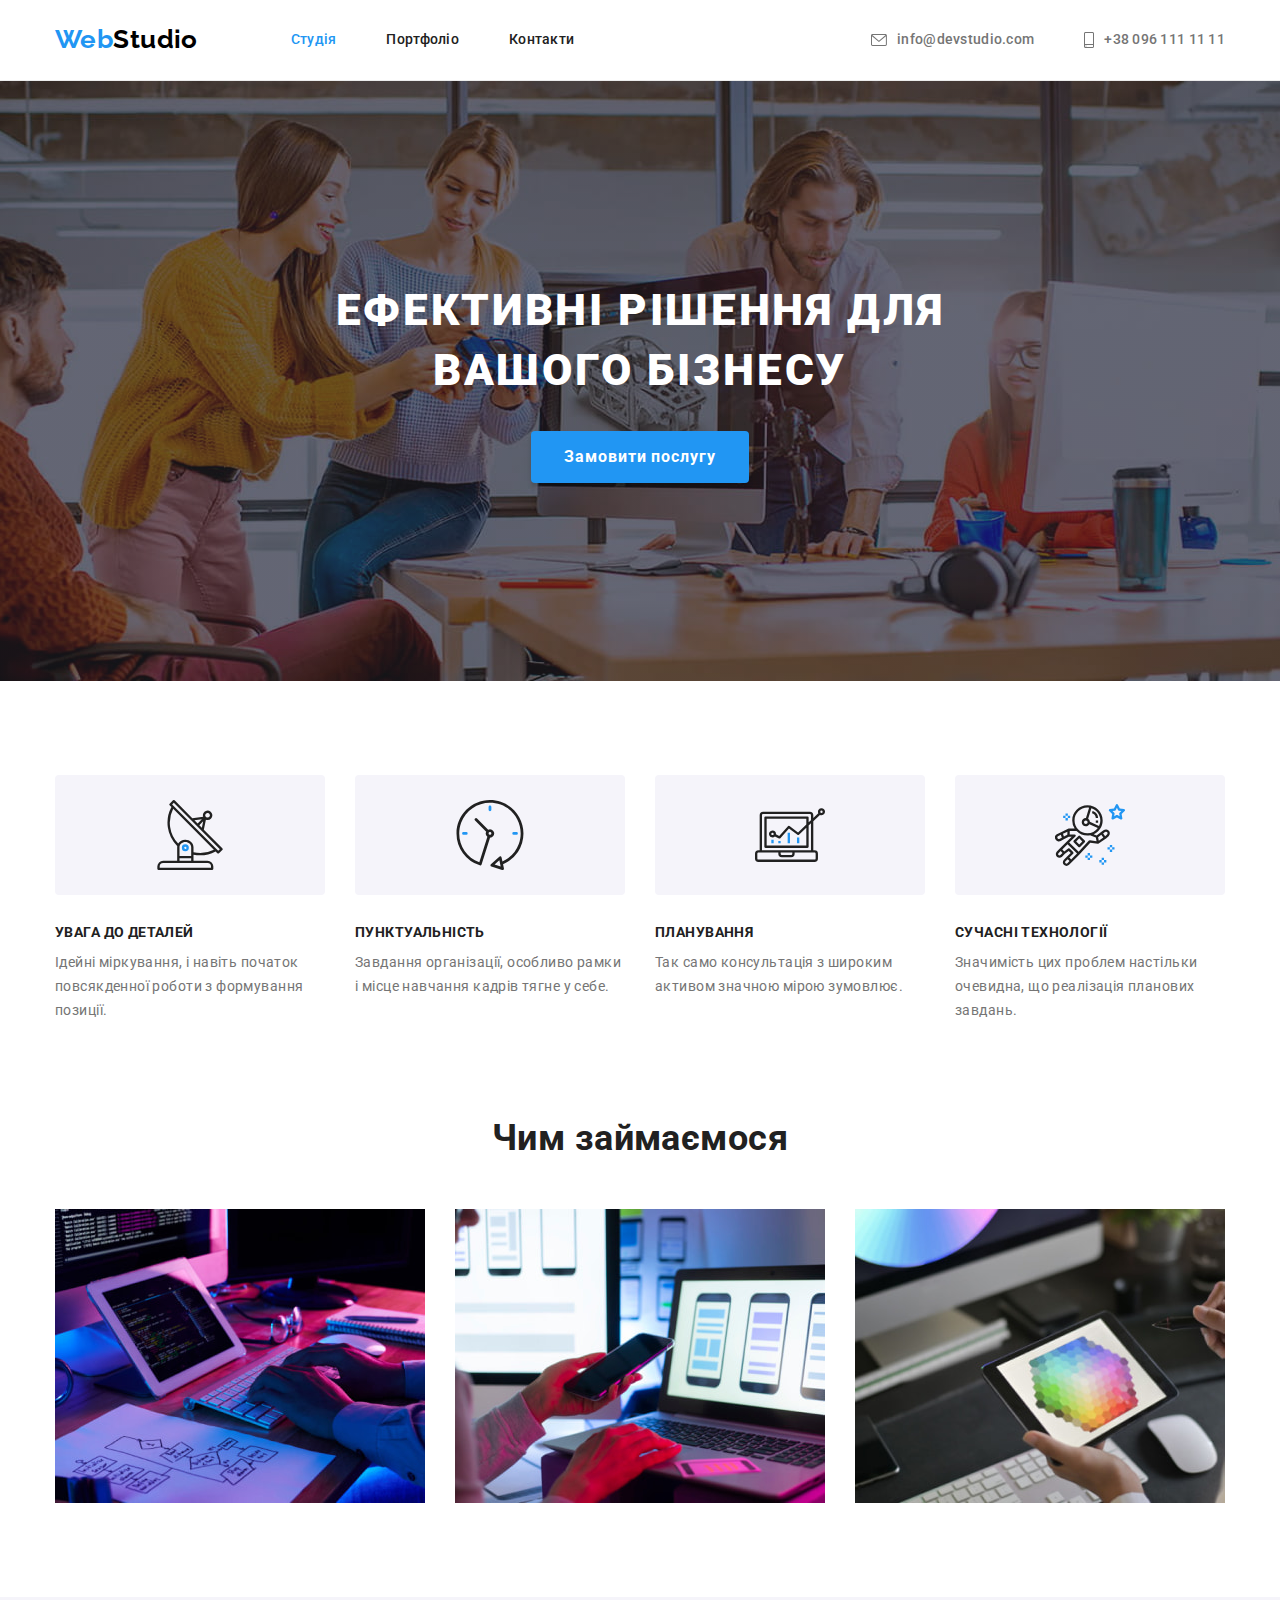
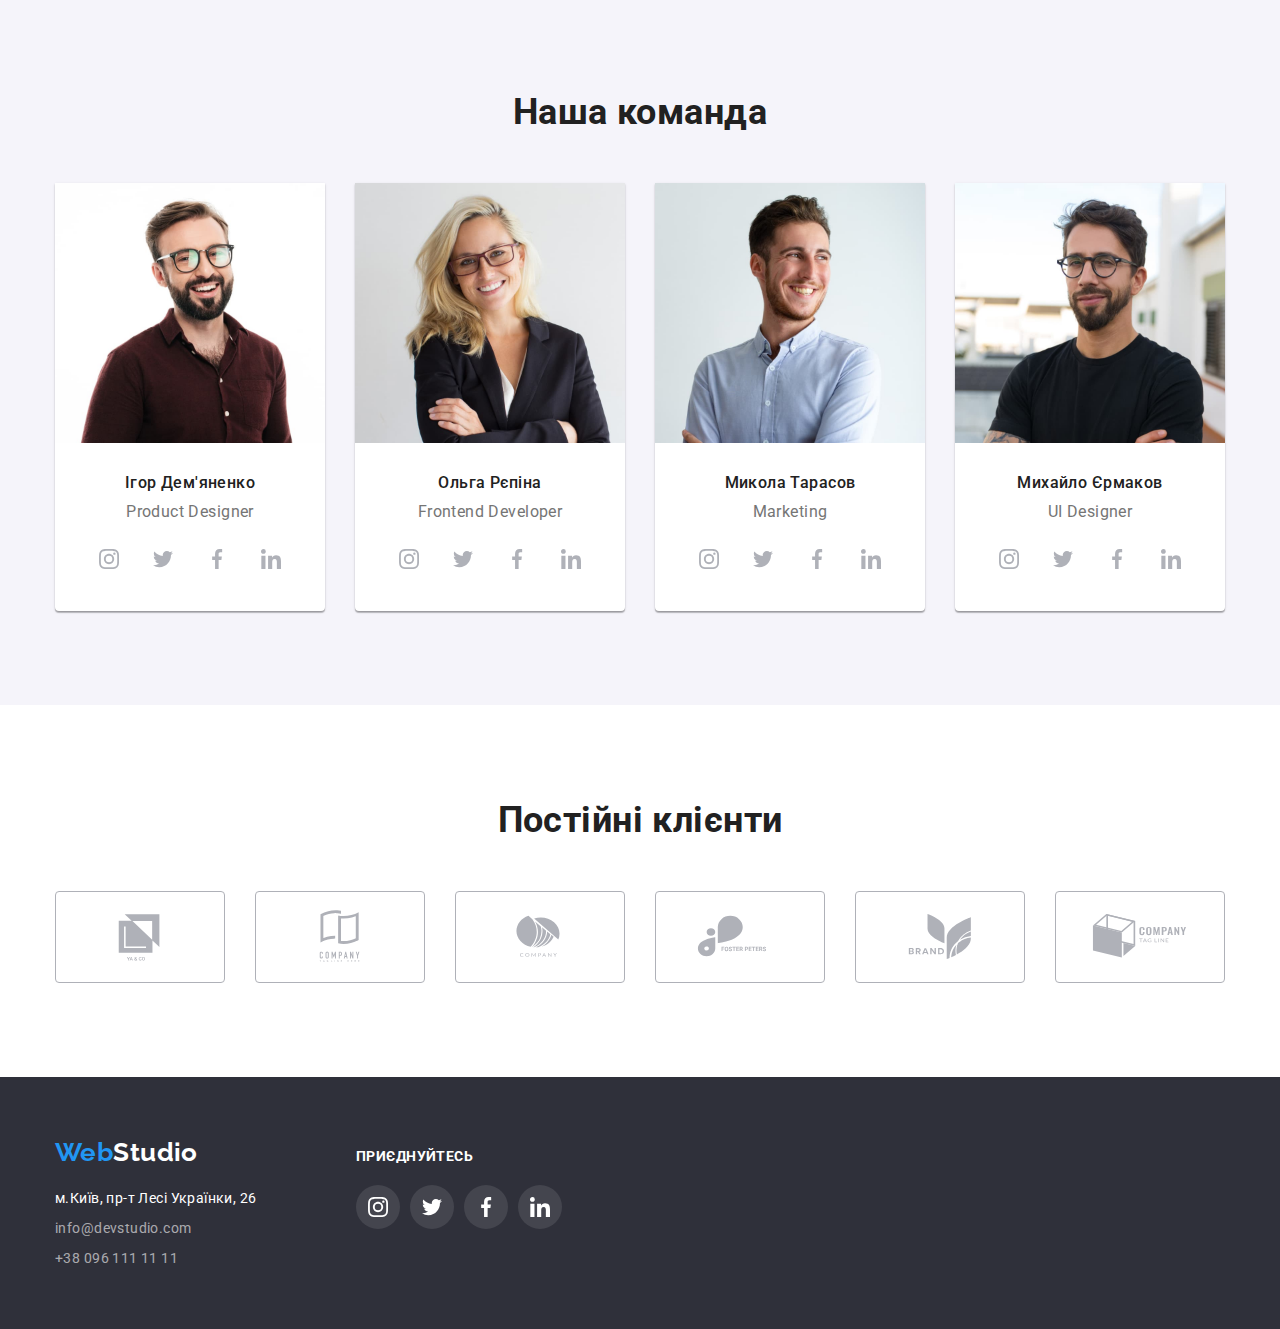
<file: index.html>
<!DOCTYPE html>
<html lang="uk">
  <head>
    <meta charset="utf-8" />
    <meta http-equiv="x-ua-compatible" content="ie=edge" />
    <meta name="viewport" content="width=device-width, initial-scale=1.0" />
    <title>Студія</title>
    <link
      href="https://fonts.googleapis.com/css2?family=Raleway:wght@700&family=Roboto:wght@400;500;700;900&display=swap"
      rel="stylesheet"
    />
    <link
      rel="stylesheet"
      href="https://cdnjs.cloudflare.com/ajax/libs/modern-normalize/1.1.0/modern-normalize.min.css"
    />
    <link rel="stylesheet" href="./css/styles.css" />
  </head>
  <body>
    <header class="page-header">
      <div class="container flexing">
        <nav class="flexing">
          <a href="./index.html" class="logo nounderline"
            ><span class="halflogo">Web</span>Studio</a
          >
          <ul class="site-nav list">
            <li class="list-item">
              <a href="./index.html" class="link nounderline current">Студія</a>
            </li>
            <li class="list-item">
              <a href="./portfolio.html" class="link nounderline">Портфоліо</a>
            </li>
            <li class="list-item">
              <a href="#" class="link nounderline">Контакти</a>
            </li>
          </ul>
        </nav>
        <ul class="contact-list list">
          <li class="list-item">
            <a href="mailto:info@devstudio.com" class="contact nounderline">
              <svg class="icon-address" width="16" height="12">
                <use href="./images/sprite.svg#mail"></use>
              </svg>
              info@devstudio.com</a
            >
          </li>
          <li class="list-item">
            <a href="tel:+380961111111" class="contact nounderline">
              <svg class="icon-address" width="10" height="16">
                <use href="./images/sprite.svg#tel"></use>
              </svg>
              +38 096 111 11 11</a
            >
          </li>
        </ul>
      </div>
    </header>
    <main>
      <section class="hero-zone">
        <div class="container">
          <h1 class="hero-header">Ефективні рішення для вашого бізнесу</h1>
          <button type="button" class="hero-button cursor-pointer">
            Замовити послугу
          </button>
        </div>
      </section>
      <section class="section benefits-section">
        <div class="container">
          <h2 class="invisible">Переваги</h2>
          <!--make it invisible-->
          <ul class="benefits-list list">
            <li class="list-item">
              <div class="benefit-icon-container">
                <svg class="benefit-icon">
                  <use href="./images/sprite.svg#antenna"></use>
                </svg>
              </div>
              <h3 class="benefit-header">Увага до деталей</h3>
              <p class="plaintext">
                Ідейні міркування, і навіть початок повсякденної роботи з
                формування позиції.
              </p>
            </li>
            <li class="list-item">
              <div class="benefit-icon-container">
                <svg class="benefit-icon">
                  <use href="./images/sprite.svg#clock"></use>
                </svg>
              </div>
              <h3 class="benefit-header">Пунктуальність</h3>
              <p class="plaintext">
                Завдання організації, особливо рамки і місце навчання кадрів
                тягне у себе.
              </p>
            </li>
            <li class="list-item">
              <div class="benefit-icon-container">
                <svg class="benefit-icon">
                  <use href="./images/sprite.svg#diagram"></use>
                </svg>
              </div>
              <h3 class="benefit-header">Планування</h3>
              <p class="plaintext">
                Так само консультація з широким активом значною мірою зумовлює.
              </p>
            </li>
            <li class="list-item">
              <div class="benefit-icon-container">
                <svg class="benefit-icon">
                  <use href="./images/sprite.svg#astronaut"></use>
                </svg>
              </div>
              <h3 class="benefit-header">Сучасні технології</h3>
              <p class="plaintext">
                Значимість цих проблем настільки очевидна, що реалізація
                планових завдань.
              </p>
            </li>
          </ul>
        </div>
      </section>
      <section class="section">
        <div class="container">
          <h2 class="section-header">Чим займаємося</h2>
          <ul class="works-list list">
            <li class="list-item">
              <img
                src="./images/app.jpg"
                alt="руки на клавіатурі"
                width="370"
              />
            </li>
            <li class="list-item">
              <img
                src="./images/mobile.jpg"
                alt="телефон в руках"
                width="370"
              />
            </li>
            <li class="list-item">
              <img
                src="./images/webdesign.jpg"
                alt="палітра на планшеті"
                width="370"
              />
            </li>
          </ul>
        </div>
      </section>
      <section class="section section-background">
        <div class="container">
          <h2 class="section-header">Наша команда</h2>
          <ul class="team-list list">
            <li class="list-item">
              <img src="./images/ihor.jpg" alt="Ігор Дем'яненко" width="270" />
              <div class="team-container">
                <h3 class="teammate-name">Ігор Дем'яненко</h3>
                <p class="teammate-position">Product Designer</p>
                <ul class="teammate-social-list list">
                  <li class="social-list-item">
                    <a href="#">
                      <svg class="social-icon">
                        <use href="./images/sprite.svg#insta"></use>
                      </svg>
                    </a>
                  </li>
                  <li class="social-list-item">
                    <a href="#"
                      ><svg class="social-icon">
                        <use href="./images/sprite.svg#twit"></use>
                      </svg>
                    </a>
                  </li>
                  <li class="social-list-item">
                    <a href="#"
                      ><svg class="social-icon">
                        <use href="./images/sprite.svg#facebook"></use>
                      </svg>
                    </a>
                  </li>
                  <li class="social-list-item">
                    <a href="#"
                      ><svg class="social-icon">
                        <use href="./images/sprite.svg#linkedin"></use>
                      </svg>
                    </a>
                  </li>
                </ul>
              </div>
            </li>
            <li class="list-item">
              <img src="./images/olga.jpg" alt="Ольга Рєпіна" width="270" />
              <div class="team-container">
                <h3 class="teammate-name">Ольга Рєпіна</h3>
                <p class="teammate-position">Frontend Developer</p>
                <ul class="teammate-social-list list">
                  <li class="social-list-item">
                    <a href="#">
                      <svg class="social-icon">
                        <use href="./images/sprite.svg#insta"></use>
                      </svg>
                    </a>
                  </li>
                  <li class="social-list-item">
                    <a href="#"
                      ><svg class="social-icon">
                        <use href="./images/sprite.svg#twit"></use>
                      </svg>
                    </a>
                  </li>
                  <li class="social-list-item">
                    <a href="#"
                      ><svg class="social-icon">
                        <use href="./images/sprite.svg#facebook"></use>
                      </svg>
                    </a>
                  </li>
                  <li class="social-list-item">
                    <a href="#"
                      ><svg class="social-icon">
                        <use href="./images/sprite.svg#linkedin"></use>
                      </svg>
                    </a>
                  </li>
                </ul>
              </div>
            </li>
            <li class="list-item">
              <img src="./images/mykola.jpg" alt="Микола Тарасов" width="270" />
              <div class="team-container">
                <h3 class="teammate-name">Микола Тарасов</h3>
                <p class="teammate-position">Marketing</p>
                <ul class="teammate-social-list list">
                  <li class="social-list-item">
                    <a href="#">
                      <svg class="social-icon">
                        <use href="./images/sprite.svg#insta"></use>
                      </svg>
                    </a>
                  </li>
                  <li class="social-list-item">
                    <a href="#"
                      ><svg class="social-icon">
                        <use href="./images/sprite.svg#twit"></use>
                      </svg>
                    </a>
                  </li>
                  <li class="social-list-item">
                    <a href="#"
                      ><svg class="social-icon">
                        <use href="./images/sprite.svg#facebook"></use>
                      </svg>
                    </a>
                  </li>
                  <li class="social-list-item">
                    <a href="#"
                      ><svg class="social-icon">
                        <use href="./images/sprite.svg#linkedin"></use>
                      </svg>
                    </a>
                  </li>
                </ul>
              </div>
            </li>
            <li class="list-item">
              <img
                src="./images/mikhailo.jpg"
                alt="Михайло Єрмаков"
                width="270"
              />
              <div class="team-container">
                <h3 class="teammate-name">Михайло Єрмаков</h3>
                <p class="teammate-position">UI Designer</p>
                <ul class="teammate-social-list list">
                  <li class="social-list-item">
                    <a href="#">
                      <svg class="social-icon">
                        <use href="./images/sprite.svg#insta"></use>
                      </svg>
                    </a>
                  </li>
                  <li class="social-list-item">
                    <a href="#"
                      ><svg class="social-icon">
                        <use href="./images/sprite.svg#twit"></use>
                      </svg>
                    </a>
                  </li>
                  <li class="social-list-item">
                    <a href="#"
                      ><svg class="social-icon">
                        <use href="./images/sprite.svg#facebook"></use>
                      </svg>
                    </a>
                  </li>
                  <li class="social-list-item">
                    <a href="#"
                      ><svg class="social-icon">
                        <use href="./images/sprite.svg#linkedin"></use>
                      </svg>
                    </a>
                  </li>
                </ul>
              </div>
            </li>
          </ul>
        </div>
      </section>
      <section class="section">
        <div class="container">
          <h2 class="section-header">Постійні клієнти</h2>
          <ul class="clients-list list">
            <li class="clients-list-item">
              <a href="#">
                <svg class="client-icon">
                  <use href="./images/sprite.svg#yaiko"></use>
                </svg>
              </a>
            </li>
            <li class="clients-list-item">
              <a href="#">
                <svg class="client-icon">
                  <use href="./images/sprite.svg#tagline"></use>
                </svg>
              </a>
            </li>
            <li class="clients-list-item">
              <a href="#">
                <svg class="client-icon">
                  <use href="./images/sprite.svg#company"></use>
                </svg>
              </a>
            </li>
            <li class="clients-list-item">
              <a href="#">
                <svg class="client-icon">
                  <use href="./images/sprite.svg#foster"></use>
                </svg>
              </a>
            </li>
            <li class="clients-list-item">
              <a href="#">
                <svg class="client-icon">
                  <use href="./images/sprite.svg#brand"></use>
                </svg>
              </a>
            </li>
            <li class="clients-list-item">
              <a href="#">
                <svg class="client-icon">
                  <use href="./images/sprite.svg#comtag"></use>
                </svg>
              </a>
            </li>
          </ul>
        </div>
      </section>
    </main>
    <footer class="page-footer">
      <div class="container">
        <div class="container-logo-address-social">
          <div class="container-logo-address">
            <a href="./index.html" class="logo nounderline"
              ><span class="halflogo">Web</span>Studio</a
            >
            <address class="footer-contacts-area">
              <ul class="contact-list-footer list">
                <li>
                  <a
                    href="https://goo.gl/maps/9QX36jZyd1XsWhxr6"
                    class="contact-footer nounderline address-footer"
                    >м.Київ, пр-т Лесі Українки, 26</a
                  >
                </li>
                <li>
                  <a
                    href="mailto:info@devstudio.com"
                    class="contact-footer nounderline"
                    >info@devstudio.com</a
                  >
                </li>
                <li>
                  <a href="tel:+380961111111" class="contact-footer nounderline"
                    >+38 096 111 11 11</a
                  >
                </li>
              </ul>
            </address>
          </div>
          <div class="footer-social">
            <p class="join-social">Приєднуйтесь</p>
            <ul class="footer-social-list list">
              <li class="social-list-item">
                <a href="#">
                  <svg class="social-icon">
                    <use href="./images/sprite.svg#insta"></use>
                  </svg>
                </a>
              </li>
              <li class="social-list-item">
                <a href="#"
                  ><svg class="social-icon">
                    <use href="./images/sprite.svg#twit"></use>
                  </svg>
                </a>
              </li>
              <li class="social-list-item">
                <a href="#"
                  ><svg class="social-icon">
                    <use href="./images/sprite.svg#facebook"></use>
                  </svg>
                </a>
              </li>
              <li class="social-list-item">
                <a href="#"
                  ><svg class="social-icon">
                    <use href="./images/sprite.svg#linkedin"></use>
                  </svg>
                </a>
              </li>
            </ul>
          </div>
        </div>
      </div>
    </footer>
  </body>
</html>
<!--comment-->
</file>
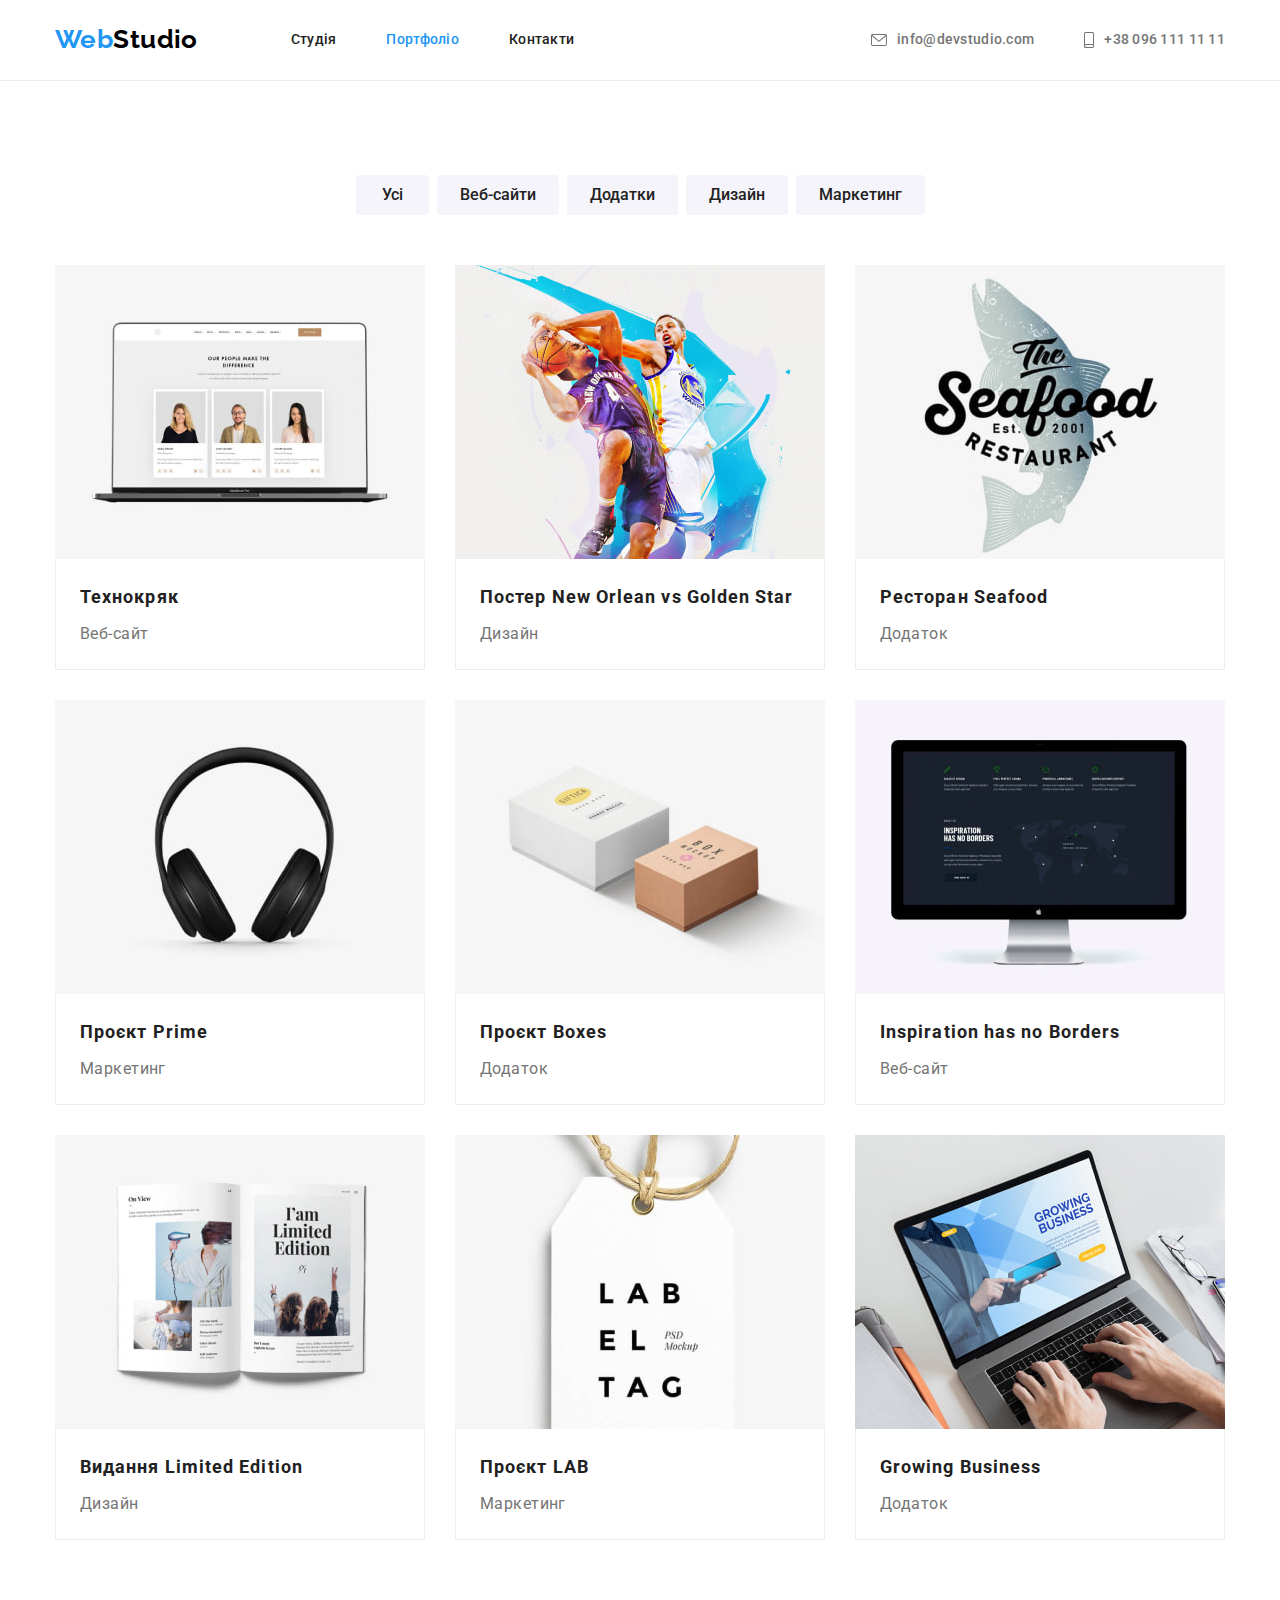
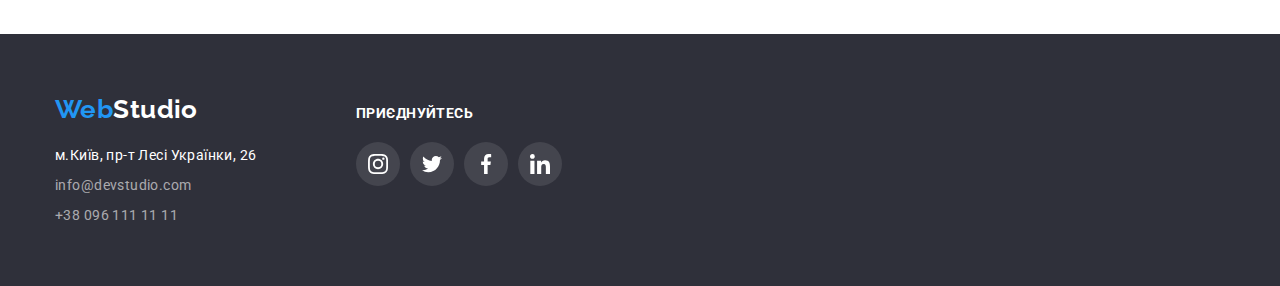
<file: portfolio.html>
<!DOCTYPE html>
<html lang="uk">
  <head>
    <meta charset="utf-8" />
    <meta http-equiv="x-ua-compatible" content="ie=edge" />
    <meta name="viewport" content="width=device-width, initial-scale=1.0" />
    <title>Портфоліо</title>
    <link
      href="https://fonts.googleapis.com/css2?family=Raleway:wght@700&family=Roboto:wght@400;500;700;900&display=swap"
      rel="stylesheet"
    />
    <link
      rel="stylesheet"
      href="https://cdnjs.cloudflare.com/ajax/libs/modern-normalize/1.1.0/modern-normalize.min.css"
    />
    <link rel="stylesheet" href="./css/styles.css" />
  </head>
  <body>
    <header class="page-header">
      <div class="container flexing">
        <nav class="flexing">
          <a href="./index.html" class="logo nounderline"
            ><span class="halflogo">Web</span>Studio</a
          >
          <ul class="site-nav list">
            <li class="list-item">
              <a href="./index.html" class="link nounderline">Студія</a>
            </li>
            <li class="list-item">
              <a href="./portfolio.html" class="link nounderline current"
                >Портфоліо</a
              >
            </li>
            <li class="list-item">
              <a href="#" class="link nounderline">Контакти</a>
            </li>
          </ul>
        </nav>
        <ul class="contact-list list">
          <li class="list-item">
            <a href="mailto:info@devstudio.com" class="contact nounderline">
              <svg class="icon-address" width="16" height="12">
                <use href="./images/sprite.svg#mail"></use>
              </svg>
              info@devstudio.com</a
            >
          </li>
          <li class="list-item">
            <a href="tel:+380961111111" class="contact nounderline">
              <svg class="icon-address" width="10" height="16">
                <use href="./images/sprite.svg#tel"></use>
              </svg>
              +38 096 111 11 11</a
            >
          </li>
        </ul>
      </div>
    </header>
    <main>
      <section class="section">
        <div class="container">
          <h1 class="invisible">Наші проєкти</h1>
          <!-- прихований заголовок -->
          <ul class="filter-buttons-list list">
            <li class="list-item">
              <button
                type="button"
                class="filter-button little-button section-background cursor-pointer"
              >
                Усі
              </button>
            </li>
            <li class="list-item">
              <button
                type="button"
                class="filter-button section-background cursor-pointer"
              >
                Веб-сайти
              </button>
            </li>
            <li class="list-item">
              <button
                type="button"
                class="filter-button section-background cursor-pointer"
              >
                Додатки
              </button>
            </li>
            <li class="list-item">
              <button
                type="button"
                class="filter-button section-background cursor-pointer"
              >
                Дизайн
              </button>
            </li>
            <li class="list-item">
              <button
                type="button"
                class="filter-button section-background cursor-pointer"
              >
                Маркетинг
              </button>
            </li>
          </ul>
          <ul class="projects-preview-list list">
            <li class="list-item">
              <a class="project-link nounderline" href="">
                <img
                  src="./images/portfolio/technokriak.jpg"
                  alt="сторінка у соцмережі з фотографіями на екрані ноутбука"
                />
                <div class="project-container">
                  <h2 class="project-preview-name">Технокряк</h2>
                  <p class="project-type">Веб-сайт</p>
                </div>
              </a>
            </li>
            <li class="list-item">
              <a class="project-link nounderline" href="">
                <img
                  src="./images/portfolio/basketposter.jpg"
                  alt="два баскетболісти борються за м'яч "
                  width="370"
                />
                <div class="project-container">
                  <h2 class="project-preview-name">
                    Постер New Orlean vs Golden Star
                  </h2>
                  <p class="project-type">Дизайн</p>
                </div>
              </a>
            </li>
            <li class="list-item">
              <a class="project-link nounderline" href="">
                <img
                  src="./images/portfolio/seafood.jpg"
                  alt="логотип ресторану-лосось"
                  width="370"
                />
                <div class="project-container">
                  <h2 class="project-preview-name">Ресторан Seafood</h2>
                  <p class="project-type">Додаток</p>
                </div>
              </a>
            </li>
            <li class="list-item">
              <a class="project-link nounderline" href="">
                <img
                  src="./images/portfolio/primeproject.jpg"
                  alt="чорні великі навушники"
                  width="370"
                />
                <div class="project-container">
                  <h2 class="project-preview-name">Проєкт Prime</h2>
                  <p class="project-type">Маркетинг</p>
                </div>
              </a>
            </li>
            <li class="list-item">
              <a class="project-link nounderline" href="">
                <img
                  src="./images/portfolio/boxesproject.jpg"
                  alt="біла і коричнева коробочки стоять поруч"
                  width="370"
                />
                <div class="project-container">
                  <h2 class="project-preview-name">Проєкт Boxes</h2>
                  <p class="project-type">Додаток</p>
                </div>
              </a>
            </li>
            <li class="list-item">
              <a class="project-link nounderline" href="">
                <img
                  src="./images/portfolio/inspirationwebsite.jpg"
                  alt="веб-сайт з картою світу на екрані монітора"
                  width="370"
                />
                <div class="project-container">
                  <h2 class="project-preview-name">
                    Inspiration has no Borders
                  </h2>
                  <p class="project-type">Веб-сайт</p>
                </div>
              </a>
            </li>
            <li class="list-item">
              <a class="project-link nounderline" href="">
                <img
                  src="./images/portfolio/booklimitededition.jpg"
                  alt="розгорнута книга"
                  width="370"
                />
                <div class="project-container">
                  <h2 class="project-preview-name">Видання Limited Edition</h2>
                  <p class="project-type">Дизайн</p>
                </div>
              </a>
            </li>
            <li class="list-item">
              <a class="project-link nounderline" href="">
                <img
                  src="./images/portfolio/labproject.jpg"
                  alt="логотип проєкту LAB у вигляді бірки зі шнурком"
                  width="370"
                />
                <div class="project-container">
                  <h2 class="project-preview-name">Проєкт LAB</h2>
                  <p class="project-type">Маркетинг</p>
                </div>
              </a>
            </li>
            <li class="list-item">
              <a class="project-link nounderline" href="">
                <img
                  src="./images/portfolio/growingbusiness.jpg"
                  alt="сторінка веб-сайту відкрита на ноутбуці"
                  width="370"
                />
                <div class="project-container">
                  <h2 class="project-preview-name">Growing Business</h2>
                  <p class="project-type">Додаток</p>
                </div>
              </a>
            </li>
          </ul>
        </div>
      </section>
    </main>
    <footer class="page-footer">
      <div class="container">
        <div class="container-logo-address-social">
          <div class="container-logo-address">
            <a href="./index.html" class="logo nounderline"
              ><span class="halflogo">Web</span>Studio</a
            >
            <address class="footer-contacts-area">
              <ul class="contact-list-footer list">
                <li>
                  <a
                    href="https://goo.gl/maps/9QX36jZyd1XsWhxr6"
                    class="contact-footer nounderline address-footer"
                    >м.Київ, пр-т Лесі Українки, 26</a
                  >
                </li>
                <li>
                  <a
                    href="mailto:info@devstudio.com"
                    class="contact-footer nounderline"
                    >info@devstudio.com</a
                  >
                </li>
                <li>
                  <a href="tel:+380961111111" class="contact-footer nounderline"
                    >+38 096 111 11 11</a
                  >
                </li>
              </ul>
            </address>
          </div>
          <div class="footer-social">
            <p class="join-social">Приєднуйтесь</p>
            <ul class="footer-social-list list">
              <li class="social-list-item">
                <a href="#">
                  <svg class="social-icon">
                    <use href="./images/sprite.svg#insta"></use>
                  </svg>
                </a>
              </li>
              <li class="social-list-item">
                <a href="#"
                  ><svg class="social-icon">
                    <use href="./images/sprite.svg#twit"></use>
                  </svg>
                </a>
              </li>
              <li class="social-list-item">
                <a href="#"
                  ><svg class="social-icon">
                    <use href="./images/sprite.svg#facebook"></use>
                  </svg>
                </a>
              </li>
              <li class="social-list-item">
                <a href="#"
                  ><svg class="social-icon">
                    <use href="./images/sprite.svg#linkedin"></use>
                  </svg>
                </a>
              </li>
            </ul>
          </div>
        </div>
      </div>
    </footer>
  </body>
</html>
</file>
<file: css/styles.css>
:root {
  --primary-text-color: #757575;
  --title-primary-text-color: #212121;
  --title-secondary-text-color: #ffffff;
  --primary-background-color: #2f303a;
  --secondary-background-color: #f5f4fa;
  --page-background: #ffffff;
  --accent-color: #2196f3;
  --logo-color: #000000;
  --icon-main-color: #afb1b8;
}

html {
  box-sizing: border-box;
}
*,
*::before,
*::after {
  box-sizing: inherit;
}

img {
  display: block;
  max-width: 100%;
  height: auto;
}

h1,
h2,
h3,
h4,
h5,
h6,
p,
ul {
  margin-top: 0;
  margin-right: 0;
  margin-bottom: 0;
  margin-left: 0;
}

body {
  color: var(--primary-text-color);
  background-color: var(--page-background);
  font-family: "Roboto", sans-serif;
  font-size: 14px;
  letter-spacing: 0.03em;
}

/* Убирает форматирование списков */
.list {
  list-style: none;
  padding: 0;
  margin: 0;
}
/* Убирает форматирование ссылок */
.nounderline {
  text-decoration: none;
}

/* делает невидимым */
.invisible {
  display: block;
  height: 0;
  color: transparent;
}

/* Фон чередующихся секций */
.section-background {
  background-color: var(--secondary-background-color);
}

/* Курсор указатель для кнопок */
.cursor-pointer {
  cursor: pointer;
}

/* Ставит флексбокс и центрирует содержимое */
.flexing {
  display: flex;
  align-items: center;
}

/* Ширина контентной области */
.container {
  width: 1200px;
  padding-left: 15px;
  padding-right: 15px;
  margin-left: auto;
  margin-right: auto;
}

/* Хедер */
.page-header {
  border-bottom: 1px solid #ececec;
}

/* Формат логотипа */
.logo {
  color: var(--logo-color);

  font-family: Raleway, sans-serif;
  font-weight: 700;
  font-size: 26px;
  line-height: 1.2;
}
/* Формат логотипа в футере */
.page-footer .logo {
  color: var(--title-secondary-text-color);
}
/* Половину логотипа делает #2196F3 */
.logo .halflogo {
  color: var(--accent-color);
}

/* Навигация по сайту */
.site-nav {
  display: flex;
  margin-left: 93px;
}

.site-nav .link {
  display: block;
  padding-top: 32px;
  padding-bottom: 32px;

  color: var(--title-primary-text-color);

  font-weight: 500;
  /* font-size: 14px; наследуется из боди */
  line-height: 1.14;
  letter-spacing: 0.02em;
}

.site-nav .current,
.site-nav .link:focus,
.site-nav .link:hover {
  color: var(--accent-color);
}

.site-nav .list-item:not(:last-child) {
  margin-right: 50px;
}

/* Список контактов */
.contact-list {
  display: flex;
  margin-left: auto;
}
.icon-address {
  margin-right: 10px;
}
.contact-list .contact {
  display: flex;
  align-items: center;
  padding-top: 32px;
  padding-bottom: 32px;

  color: var(--primary-text-color);
  fill: var(--primary-text-color);
  font-weight: 500;
  /* font-size: 14px; наследуется из боди */
  line-height: 1.14;
  letter-spacing: 0.02em;
}
.contact-list .contact:focus,
.contact-list .contact:hover {
  color: var(--accent-color);
  fill: var(--accent-color);
}

.contact-list .list-item:not(:last-child) {
  margin-right: 50px;
}
/* Формат секций */
.section {
  padding-top: 94px;
  padding-bottom: 94px;
}
/* Заголовки секций */
.section-header {
  color: var(--title-primary-text-color);
  /* font-weight: 700; значение для заголовков умолчанию*/
  font-size: 36px;
  line-height: 1.17;
  text-align: center;
}

/* Секция-герой */
.hero-zone {
  height: 600px;
  max-width: 1600px;
  padding-top: 200px;
  padding-bottom: 200px;
  margin-left: auto;
  margin-right: auto;
  text-align: center;

  background-image: linear-gradient(
      to right,
      rgba(47, 48, 58, 0.4),
      rgba(47, 48, 58, 0.4)
    ),
    url(../images/hero.jpg);
  background-color: #c4c4c4;
  background-repeat: no-repeat;
  background-position: center;
  background-size: cover;
}
.hero-zone .hero-header {
  width: 696px;
  margin-left: auto;
  margin-right: auto;

  color: var(--title-secondary-text-color);

  font-weight: 900;
  font-size: 44px;
  line-height: 1.36;
  letter-spacing: 0.06em;
  text-transform: uppercase;
}
.hero-zone .hero-button {
  display: inline-block;
  min-width: 216px;
  padding: 10px 32px;
  margin-top: 30px;

  box-shadow: 0px 4px 4px rgba(0, 0, 0, 0.15);
  border-radius: 4px;
  border: 1px solid transparent;
  color: var(--title-secondary-text-color);
  background-color: var(--accent-color);

  font-family: inherit;
  font-weight: 700;
  font-size: 16px;
  line-height: 1.88;
  letter-spacing: 0.06em;
}
.hero-zone .hero-button:hover,
.hero-zone .hero-button:focus {
  background-color: #188ce8;
}

/* Секция Преимущества */
.section.benefits-section {
  padding-bottom: 0;
}
.benefits-list {
  display: flex;
  justify-content: center;
}
.benefits-list .list-item {
  width: calc((100%-90px) / 4);
}
.benefits-list .list-item:not(:last-child) {
  margin-right: 30px;
}
.benefit-icon {
  width: 70px;
  height: 70px;
}
.benefit-icon-container {
  display: flex;
  justify-content: center;
  align-items: center;
  width: 270px;
  height: 120px;
  margin-bottom: 30px;

  background-color: var(--secondary-background-color);
  border-radius: 4px;
  border-color: transparent;
}
.benefits-list .benefit-header {
  color: var(--title-primary-text-color);
  /* font-weight: 700; значение для заголовков умолчанию*/
  font-size: 14px;
  line-height: 1.14;
  text-transform: uppercase;
}
.list-item .plaintext {
  margin-top: 10px;
  /* font-weight: 400; значение для параграфа умолчанию */
  /* font-size: 14px; наследуется из боди */
  line-height: 1.71;
}

/* секция Чим займаємося */
.works-list {
  display: flex;
  justify-content: space-between;
  margin-top: 50px;
}

/* Секция Наша команда */
.team-list {
  margin-top: 50px;
  display: flex;
  justify-content: space-between;
}
.team-list .list-item {
  width: 270px;

  background-color: var(--page-background);
  box-shadow: 0px 1px 3px rgba(0, 0, 0, 0.12), 0px 1px 1px rgba(0, 0, 0, 0.14),
    0px 2px 1px rgba(0, 0, 0, 0.2);
  border-radius: 0px 0px 4px 4px;
}
.team-container {
  padding-top: 30px;
  padding-bottom: 30px;
}

.team-list .teammate-name {
  color: var(--title-primary-text-color);
  font-weight: 500;
  font-size: 16px;
  line-height: 1.19;
  text-align: center;
}
.team-list .teammate-position {
  /* font-weight: 400 значение для параграфа умолчанию */
  margin-top: 10px;

  font-size: 16px;
  line-height: 1.19;
  text-align: center;
}
/* Соцсети */
.teammate-social-list {
  display: flex;
  justify-content: center;
  gap: 10px;
  margin-top: 16px;
}

.social-list-item a {
  display: flex;
  align-items: center;
  justify-content: center;
  width: 44px;
  height: 44px;
  border-radius: 50%;
  color: var(--icon-main-color);
}
.social-icon {
  height: 20px;
  width: 20px;
  fill: currentColor;
}
.social-list-item a:hover {
  background-color: var(--accent-color);
  color: var(--page-background);
}
/* Постійні клієнти */
.clients-list {
  display: flex;
  justify-content: space-between;
  margin-top: 50px;
}
.clients-list-item a {
  display: flex;
  align-items: center;
  justify-content: center;
  width: 170px;
  height: 92px;
  border: 1px solid var(--icon-main-color);
  border-radius: 4px;

  color: var(--icon-main-color);
}

.client-icon {
  height: 60px;
  width: 106px;
  fill: currentColor;
}
.clients-list-item a:hover {
  color: var(--accent-color);
  border-color: var(--accent-color);
}
/* СТРАНИЦА ПОРТФОЛИО */
/* Кнопки фильтра превью проектов*/
.filter-buttons-list {
  display: flex;
  justify-content: center;
  margin-bottom: 50px;
}

.filter-buttons-list .filter-button {
  padding-top: 6px;
  padding-bottom: 6px;
  padding-right: 22px;
  padding-left: 22px;

  color: var(--title-primary-text-color);
  background-color: var(--secondary-background-color);
  font-family: inherit;
  font-weight: 500;
  font-size: 16px;
  line-height: 1.62;
  text-align: center;
  border: 1px solid transparent;
  border-radius: 4px;
}
.filter-buttons-list .filter-button:focus,
.filter-buttons-list .filter-button:hover {
  color: var(--title-secondary-text-color);
  background-color: var(--accent-color);
  box-shadow: 0px 3px 1px rgba(0, 0, 0, 0.1), 0px 1px 2px rgba(0, 0, 0, 0.08),
    0px 2px 2px rgba(0, 0, 0, 0.12);
}
.filter-buttons-list .list-item:not(:last-child) {
  margin-right: 8px;
}
.filter-button.little-button {
  padding-right: 25px;
  padding-left: 25px;
}

/* Секция превью проектов */
.projects-preview-list {
  display: flex;
  flex-wrap: wrap;
  margin: -15px;
}
.projects-preview-list .list-item {
  margin: 15px;
  width: 370px;
}
.project-container {
  padding-top: 20px;
  padding-bottom: 20px;
  padding-left: 24px;
  padding-right: 24px;
  border-right: 1px solid #eeeeee;
  border-bottom: 1px solid #eeeeee;
  border-left: 1px solid #eeeeee;
}
.projects-preview-list .project-link {
  display: block;
}
.projects-preview-list .project-link:hover {
  box-shadow: 0px 1px 1px rgba(0, 0, 0, 0.12), 0px 4px 4px rgba(0, 0, 0, 0.06),
    1px 4px 6px rgba(0, 0, 0, 0.16);
}
.projects-preview-list .project-preview-name {
  color: var(--title-primary-text-color);
  font-weight: 700;
  font-size: 18px;
  line-height: 2;
  letter-spacing: 0.06em;
}
.projects-preview-list .project-type {
  color: var(--primary-text-color);

  margin-top: 4px;
  font-weight: 400;
  font-size: 16px;
  line-height: 1.88;
}
/* Футер */
.page-footer {
  background-color: var(--primary-background-color);
  padding-top: 60px;
  padding-bottom: 60px;
}

/* Адрес в футере*/
.footer-contacts-area {
  margin-top: 20px;
  width: 231px;
}
.contact-footer {
  display: block;
  margin-top: 9px;
}
.contact-footer.address-footer {
  color: var(--title-secondary-text-color);
  margin-top: 0;
}
.contact-footer {
  color: rgb(255, 255, 255, 0.6);
  /* font-weight: 400; */
  /* font-size: 14px; наследуется из боди */
  font-style: normal;
  line-height: 1.5;
}
.contact-footer:focus,
.contact-footer:hover {
  color: var(--accent-color);
}
/* Социальные сети в футере */

.container-logo-address-social {
  display: flex;
  align-items: baseline;
}
.footer-social {
  margin-left: 70px;
}
.footer-social-list {
  display: flex;
  justify-content: center;
  gap: 10px;
  width: 206px;
  margin-top: 20px;
}
.join-social {
  color: var(--title-secondary-text-color);
  font-weight: 700;
  font-size: 14px;
  line-height: 1.14;
  text-transform: uppercase;
}
.footer-social-list a {
  color: var(--page-background);
  background-color: rgba(255, 255, 255, 0.1);
}
</file>
